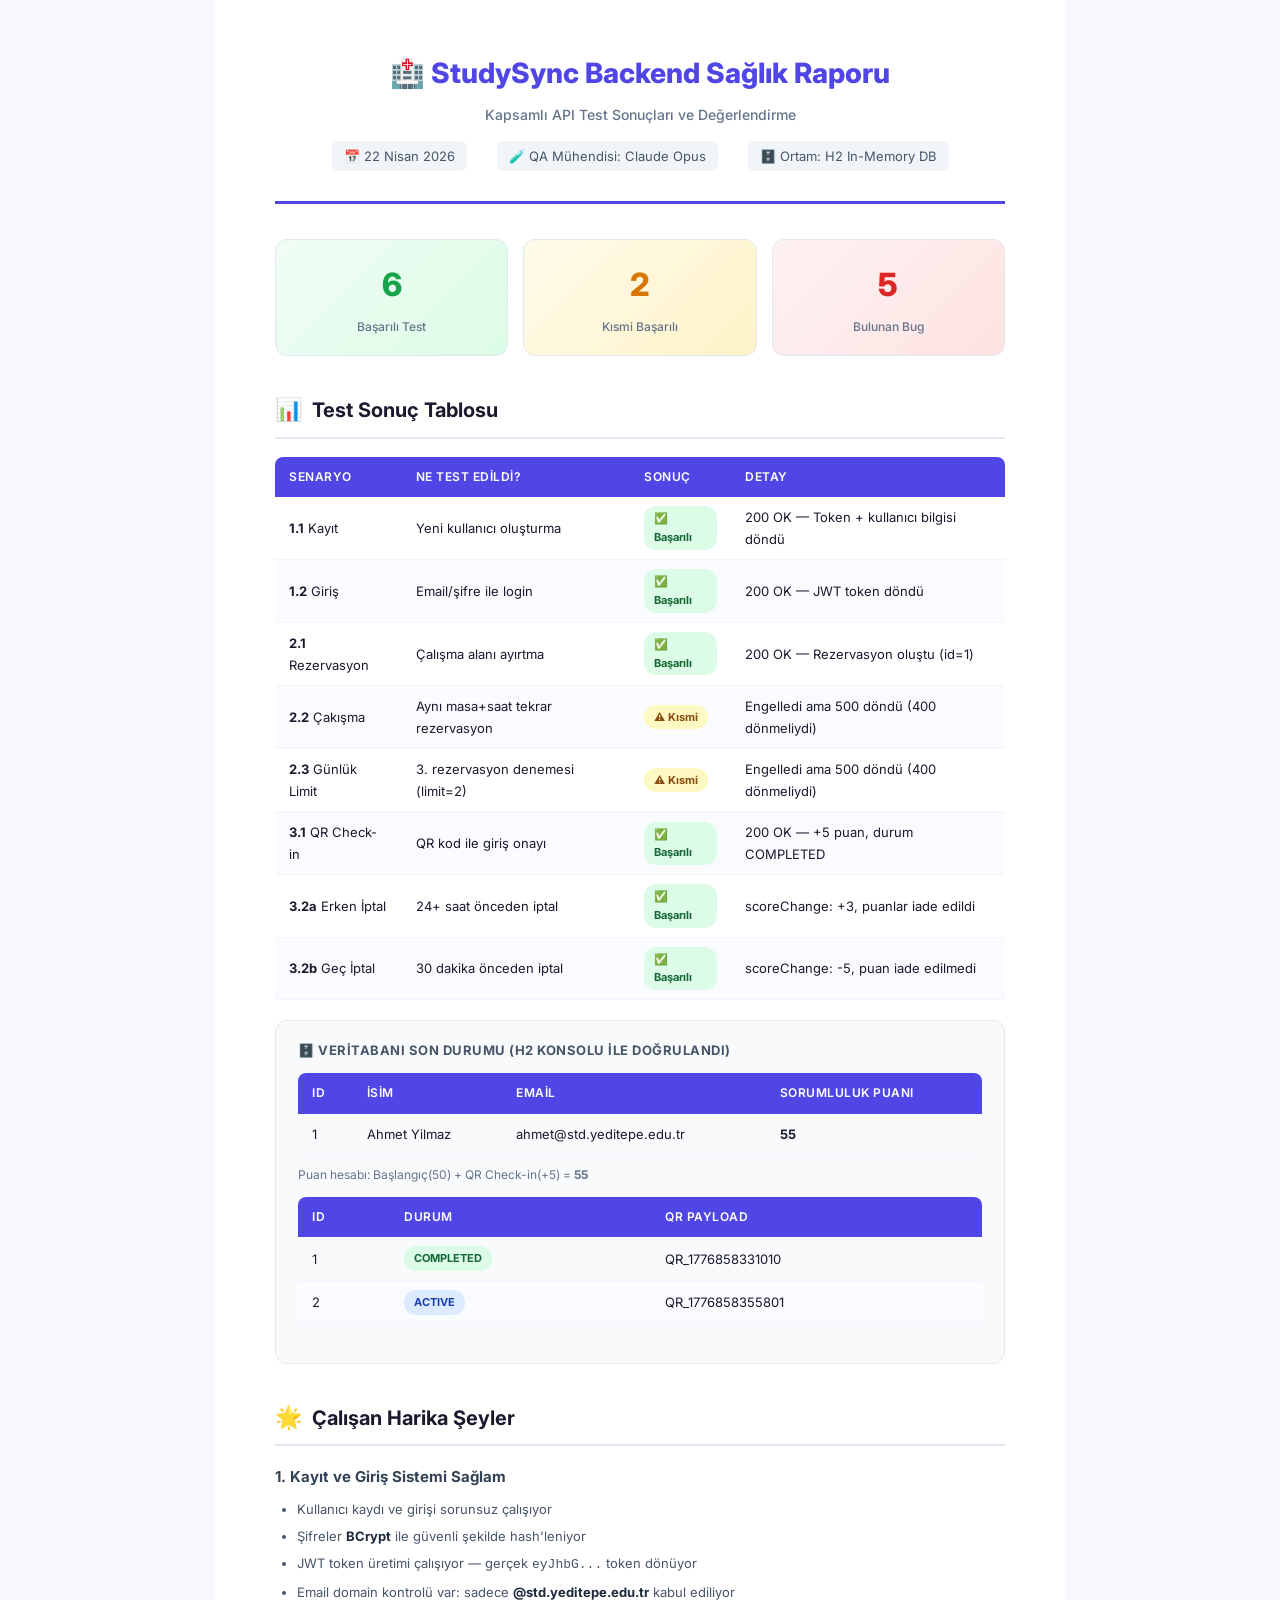
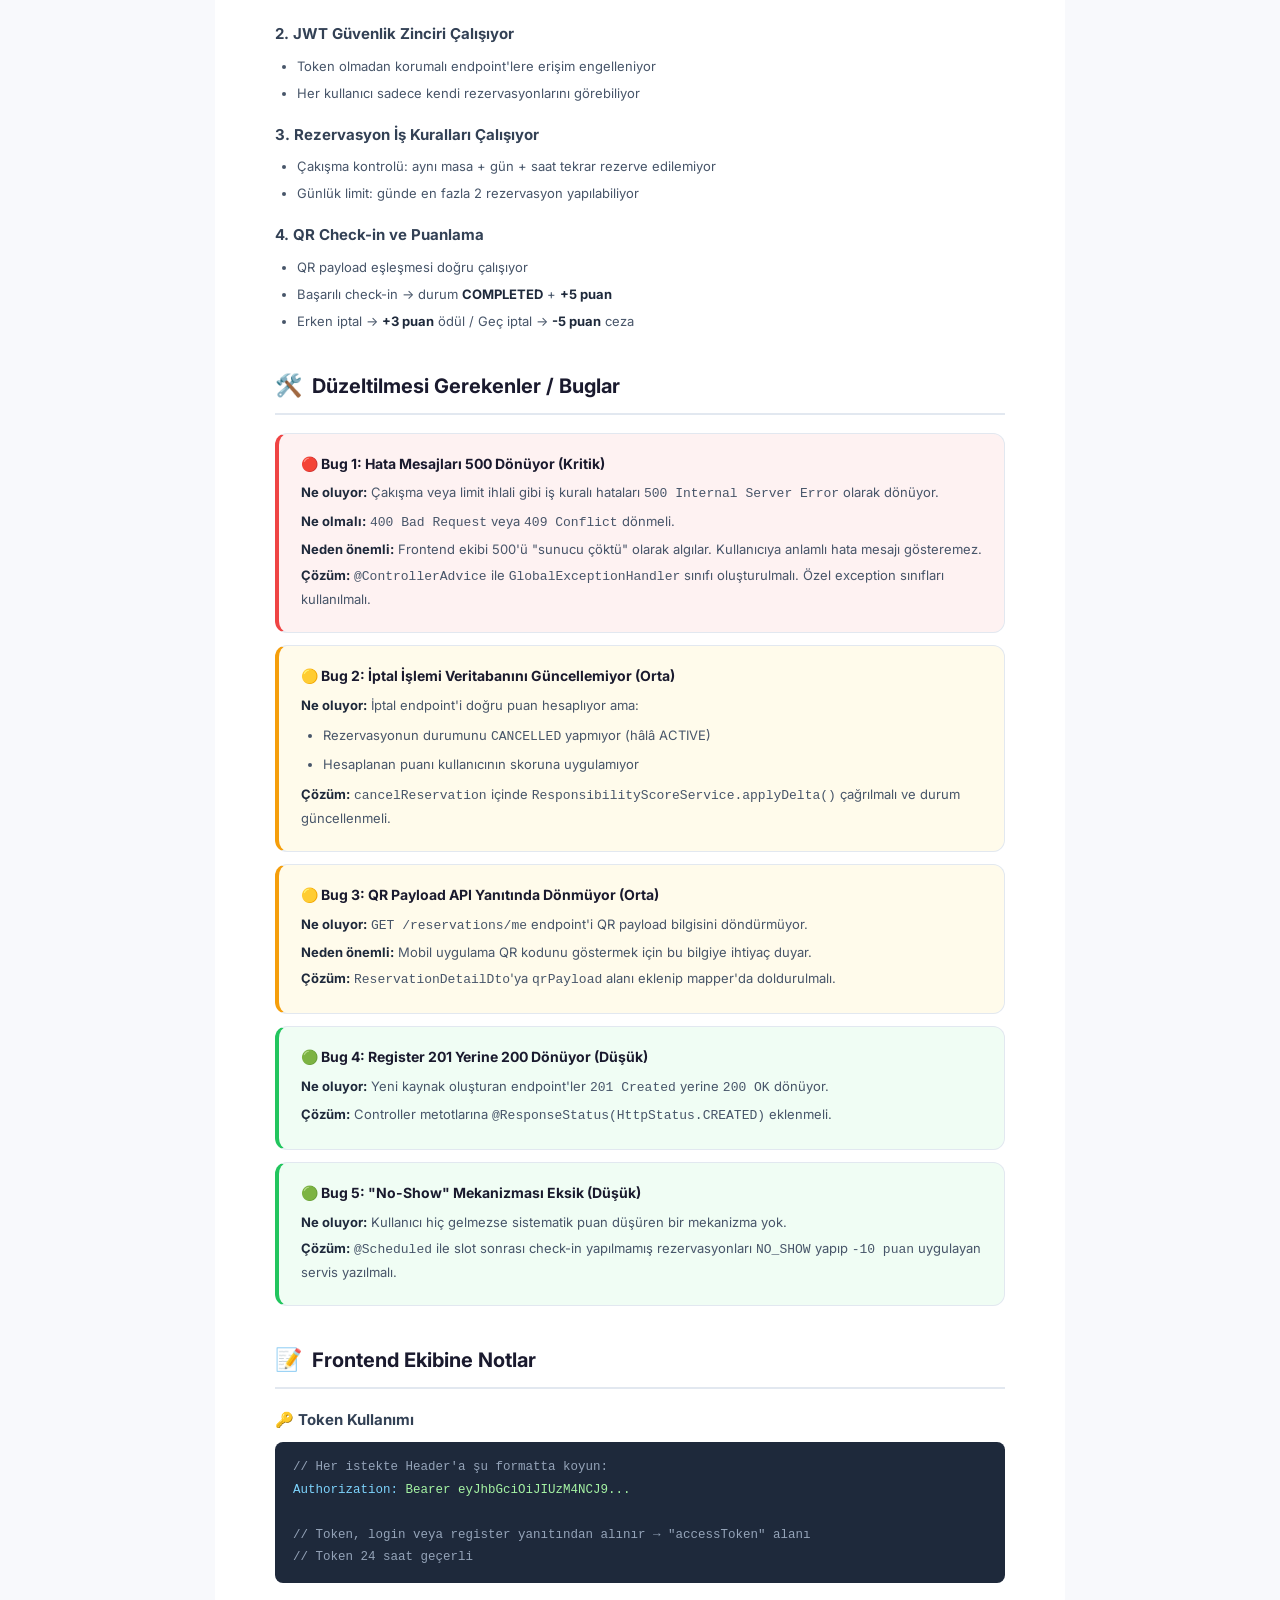
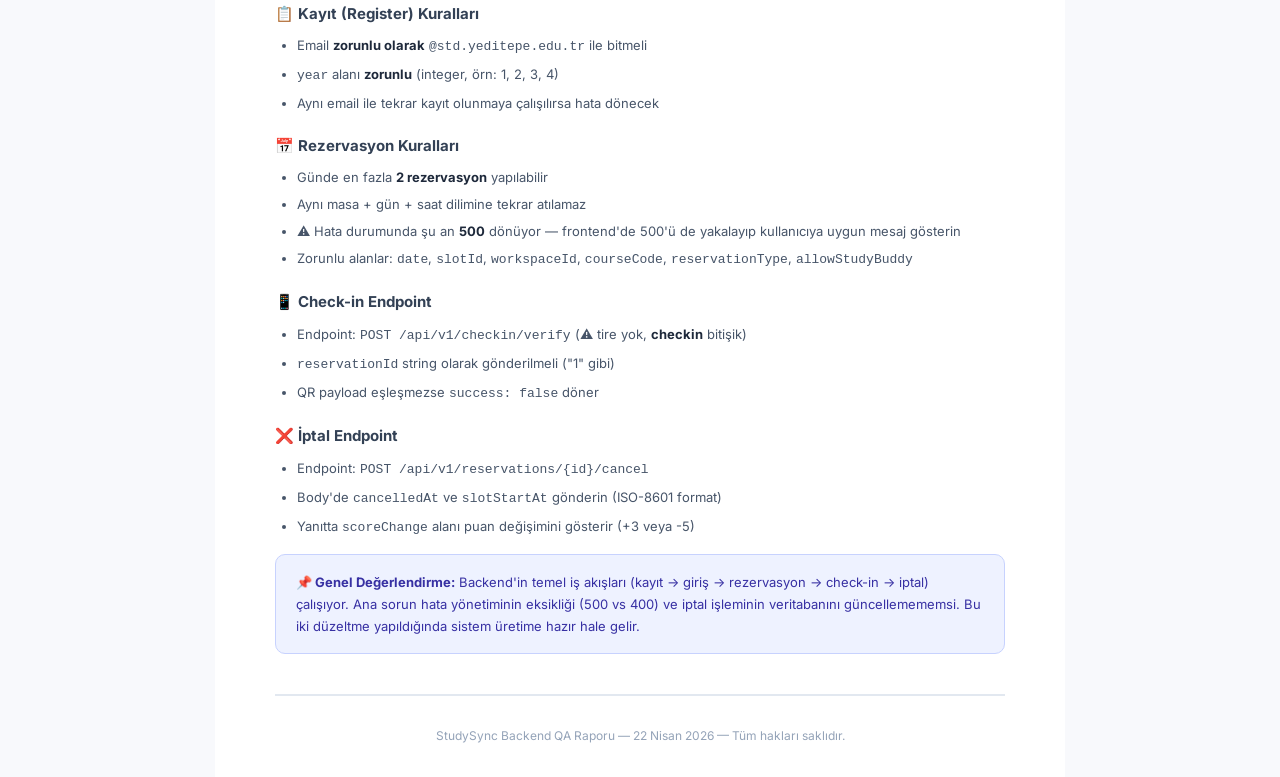
<file: backend_saglik_raporu.html>
<!DOCTYPE html>
<html lang="tr">
<head>
<meta charset="UTF-8">
<title>StudySync Backend Sağlık Raporu</title>
<style>
  @import url('https://fonts.googleapis.com/css2?family=Inter:wght@400;500;600;700;800&display=swap');

  * { margin: 0; padding: 0; box-sizing: border-box; }

  body {
    font-family: 'Inter', -apple-system, sans-serif;
    background: #f8f9fc;
    color: #1a1a2e;
    line-height: 1.7;
    padding: 0;
  }

  .page {
    max-width: 850px;
    margin: 0 auto;
    background: #fff;
    padding: 50px 60px;
  }

  /* Header */
  .header {
    text-align: center;
    padding-bottom: 30px;
    border-bottom: 3px solid #4f46e5;
    margin-bottom: 35px;
  }
  .header h1 {
    font-size: 28px;
    font-weight: 800;
    color: #4f46e5;
    margin-bottom: 5px;
  }
  .header .subtitle {
    font-size: 14px;
    color: #64748b;
    font-weight: 500;
  }
  .meta-row {
    display: flex;
    justify-content: center;
    gap: 30px;
    margin-top: 15px;
    font-size: 13px;
    color: #475569;
  }
  .meta-row span { background: #f1f5f9; padding: 4px 12px; border-radius: 6px; }

  /* Section titles */
  h2 {
    font-size: 20px;
    font-weight: 700;
    margin: 35px 0 18px 0;
    padding-bottom: 8px;
    border-bottom: 2px solid #e2e8f0;
    display: flex;
    align-items: center;
    gap: 10px;
  }
  h2 .icon { font-size: 22px; }

  h3 {
    font-size: 15px;
    font-weight: 700;
    color: #334155;
    margin: 18px 0 8px 0;
  }

  /* Tables */
  table {
    width: 100%;
    border-collapse: collapse;
    margin: 12px 0 20px 0;
    font-size: 13px;
  }
  thead th {
    background: #4f46e5;
    color: #fff;
    padding: 10px 14px;
    text-align: left;
    font-weight: 600;
    font-size: 12px;
    text-transform: uppercase;
    letter-spacing: 0.5px;
  }
  thead th:first-child { border-radius: 8px 0 0 0; }
  thead th:last-child { border-radius: 0 8px 0 0; }
  tbody td {
    padding: 9px 14px;
    border-bottom: 1px solid #f1f5f9;
  }
  tbody tr:nth-child(even) { background: #fafbff; }
  tbody tr:hover { background: #f0f0ff; }

  .badge {
    display: inline-block;
    padding: 3px 10px;
    border-radius: 12px;
    font-size: 11px;
    font-weight: 700;
  }
  .badge-success { background: #dcfce7; color: #166534; }
  .badge-warning { background: #fef9c3; color: #854d0e; }
  .badge-error { background: #fee2e2; color: #991b1b; }

  /* Cards */
  .card {
    border: 1px solid #e2e8f0;
    border-radius: 12px;
    padding: 18px 22px;
    margin: 12px 0;
    background: #fff;
  }
  .card-red { border-left: 4px solid #ef4444; background: #fef2f2; }
  .card-yellow { border-left: 4px solid #f59e0b; background: #fffbeb; }
  .card-green { border-left: 4px solid #22c55e; background: #f0fdf4; }

  .card-title {
    font-size: 14px;
    font-weight: 700;
    margin-bottom: 6px;
  }
  .card p {
    font-size: 13px;
    color: #475569;
    margin: 4px 0;
  }
  .card strong { color: #1e293b; }

  /* Stats bar */
  .stats-bar {
    display: flex;
    gap: 15px;
    margin: 20px 0;
  }
  .stat-box {
    flex: 1;
    text-align: center;
    padding: 18px 10px;
    border-radius: 12px;
    border: 1px solid #e2e8f0;
  }
  .stat-box .number { font-size: 32px; font-weight: 800; }
  .stat-box .label { font-size: 12px; color: #64748b; font-weight: 500; margin-top: 4px; }
  .stat-green { background: linear-gradient(135deg, #f0fdf4, #dcfce7); }
  .stat-green .number { color: #16a34a; }
  .stat-yellow { background: linear-gradient(135deg, #fffbeb, #fef3c7); }
  .stat-yellow .number { color: #d97706; }
  .stat-red { background: linear-gradient(135deg, #fef2f2, #fee2e2); }
  .stat-red .number { color: #dc2626; }

  /* DB section */
  .db-section {
    background: #f8fafc;
    border-radius: 12px;
    padding: 18px 22px;
    margin: 15px 0;
    border: 1px solid #e2e8f0;
  }
  .db-section h4 {
    font-size: 13px;
    font-weight: 700;
    color: #475569;
    margin-bottom: 10px;
    text-transform: uppercase;
    letter-spacing: 0.5px;
  }

  /* Code */
  .code-block {
    background: #1e293b;
    color: #e2e8f0;
    padding: 14px 18px;
    border-radius: 8px;
    font-family: 'Consolas', 'Monaco', monospace;
    font-size: 12.5px;
    margin: 10px 0;
    line-height: 1.8;
    overflow-x: auto;
  }
  .code-block .comment { color: #94a3b8; }
  .code-block .key { color: #7dd3fc; }
  .code-block .val { color: #a5f3a3; }

  /* List items */
  ul { padding-left: 22px; margin: 8px 0; }
  li { font-size: 13px; margin: 5px 0; color: #475569; }
  li strong { color: #1e293b; }

  /* Note box */
  .note-box {
    background: #eef2ff;
    border: 1px solid #c7d2fe;
    border-radius: 10px;
    padding: 16px 20px;
    margin: 15px 0;
    font-size: 13px;
    color: #3730a3;
  }

  /* Footer */
  .footer {
    text-align: center;
    padding-top: 30px;
    margin-top: 40px;
    border-top: 2px solid #e2e8f0;
    font-size: 12px;
    color: #94a3b8;
  }

  /* Print styles */
  @media print {
    body { background: #fff; }
    .page { padding: 30px 40px; box-shadow: none; }
    .card:hover, tbody tr:hover { background: inherit; }
    @page { margin: 15mm; size: A4; }
  }
</style>
</head>
<body>

<div class="page">

  <!-- HEADER -->
  <div class="header">
    <h1>🏥 StudySync Backend Sağlık Raporu</h1>
    <div class="subtitle">Kapsamlı API Test Sonuçları ve Değerlendirme</div>
    <div class="meta-row">
      <span>📅 22 Nisan 2026</span>
      <span>🧪 QA Mühendisi: Claude Opus</span>
      <span>🗄️ Ortam: H2 In-Memory DB</span>
    </div>
  </div>

  <!-- STATS -->
  <div class="stats-bar">
    <div class="stat-box stat-green">
      <div class="number">6</div>
      <div class="label">Başarılı Test</div>
    </div>
    <div class="stat-box stat-yellow">
      <div class="number">2</div>
      <div class="label">Kısmi Başarılı</div>
    </div>
    <div class="stat-box stat-red">
      <div class="number">5</div>
      <div class="label">Bulunan Bug</div>
    </div>
  </div>

  <!-- TEST SONUÇLARI -->
  <h2><span class="icon">📊</span> Test Sonuç Tablosu</h2>
  <table>
    <thead>
      <tr>
        <th>Senaryo</th>
        <th>Ne Test Edildi?</th>
        <th>Sonuç</th>
        <th>Detay</th>
      </tr>
    </thead>
    <tbody>
      <tr>
        <td><strong>1.1</strong> Kayıt</td>
        <td>Yeni kullanıcı oluşturma</td>
        <td><span class="badge badge-success">✅ Başarılı</span></td>
        <td>200 OK — Token + kullanıcı bilgisi döndü</td>
      </tr>
      <tr>
        <td><strong>1.2</strong> Giriş</td>
        <td>Email/şifre ile login</td>
        <td><span class="badge badge-success">✅ Başarılı</span></td>
        <td>200 OK — JWT token döndü</td>
      </tr>
      <tr>
        <td><strong>2.1</strong> Rezervasyon</td>
        <td>Çalışma alanı ayırtma</td>
        <td><span class="badge badge-success">✅ Başarılı</span></td>
        <td>200 OK — Rezervasyon oluştu (id=1)</td>
      </tr>
      <tr>
        <td><strong>2.2</strong> Çakışma</td>
        <td>Aynı masa+saat tekrar rezervasyon</td>
        <td><span class="badge badge-warning">⚠️ Kısmi</span></td>
        <td>Engelledi ama 500 döndü (400 dönmeliydi)</td>
      </tr>
      <tr>
        <td><strong>2.3</strong> Günlük Limit</td>
        <td>3. rezervasyon denemesi (limit=2)</td>
        <td><span class="badge badge-warning">⚠️ Kısmi</span></td>
        <td>Engelledi ama 500 döndü (400 dönmeliydi)</td>
      </tr>
      <tr>
        <td><strong>3.1</strong> QR Check-in</td>
        <td>QR kod ile giriş onayı</td>
        <td><span class="badge badge-success">✅ Başarılı</span></td>
        <td>200 OK — +5 puan, durum COMPLETED</td>
      </tr>
      <tr>
        <td><strong>3.2a</strong> Erken İptal</td>
        <td>24+ saat önceden iptal</td>
        <td><span class="badge badge-success">✅ Başarılı</span></td>
        <td>scoreChange: +3, puanlar iade edildi</td>
      </tr>
      <tr>
        <td><strong>3.2b</strong> Geç İptal</td>
        <td>30 dakika önceden iptal</td>
        <td><span class="badge badge-success">✅ Başarılı</span></td>
        <td>scoreChange: -5, puan iade edilmedi</td>
      </tr>
    </tbody>
  </table>

  <!-- VERİTABANI DURUMU -->
  <div class="db-section">
    <h4>🗄️ Veritabanı Son Durumu (H2 Konsolu ile doğrulandı)</h4>
    <table>
      <thead><tr><th>ID</th><th>İsim</th><th>Email</th><th>Sorumluluk Puanı</th></tr></thead>
      <tbody><tr><td>1</td><td>Ahmet Yilmaz</td><td>ahmet@std.yeditepe.edu.tr</td><td><strong>55</strong></td></tr></tbody>
    </table>
    <p style="font-size:12px; color:#64748b; margin-top:-10px;">Puan hesabı: Başlangıç(50) + QR Check-in(+5) = <strong>55</strong></p>
    <table>
      <thead><tr><th>ID</th><th>Durum</th><th>QR Payload</th></tr></thead>
      <tbody>
        <tr><td>1</td><td><span class="badge badge-success">COMPLETED</span></td><td>QR_1776858331010</td></tr>
        <tr><td>2</td><td><span class="badge" style="background:#dbeafe;color:#1e40af;">ACTIVE</span></td><td>QR_1776858355801</td></tr>
      </tbody>
    </table>
  </div>

  <!-- ÇALIŞAN ŞEYLER -->
  <h2><span class="icon">🌟</span> Çalışan Harika Şeyler</h2>

  <h3>1. Kayıt ve Giriş Sistemi Sağlam</h3>
  <ul>
    <li>Kullanıcı kaydı ve girişi sorunsuz çalışıyor</li>
    <li>Şifreler <strong>BCrypt</strong> ile güvenli şekilde hash'leniyor</li>
    <li>JWT token üretimi çalışıyor — gerçek <code>eyJhbG...</code> token dönüyor</li>
    <li>Email domain kontrolü var: sadece <strong>@std.yeditepe.edu.tr</strong> kabul ediliyor</li>
  </ul>

  <h3>2. JWT Güvenlik Zinciri Çalışıyor</h3>
  <ul>
    <li>Token olmadan korumalı endpoint'lere erişim engelleniyor</li>
    <li>Her kullanıcı sadece kendi rezervasyonlarını görebiliyor</li>
  </ul>

  <h3>3. Rezervasyon İş Kuralları Çalışıyor</h3>
  <ul>
    <li>Çakışma kontrolü: aynı masa + gün + saat tekrar rezerve edilemiyor</li>
    <li>Günlük limit: günde en fazla 2 rezervasyon yapılabiliyor</li>
  </ul>

  <h3>4. QR Check-in ve Puanlama</h3>
  <ul>
    <li>QR payload eşleşmesi doğru çalışıyor</li>
    <li>Başarılı check-in → durum <strong>COMPLETED</strong> + <strong>+5 puan</strong></li>
    <li>Erken iptal → <strong>+3 puan</strong> ödül / Geç iptal → <strong>-5 puan</strong> ceza</li>
  </ul>

  <!-- BUGLAR -->
  <h2><span class="icon">🛠️</span> Düzeltilmesi Gerekenler / Buglar</h2>

  <div class="card card-red">
    <div class="card-title">🔴 Bug 1: Hata Mesajları 500 Dönüyor (Kritik)</div>
    <p><strong>Ne oluyor:</strong> Çakışma veya limit ihlali gibi iş kuralı hataları <code>500 Internal Server Error</code> olarak dönüyor.</p>
    <p><strong>Ne olmalı:</strong> <code>400 Bad Request</code> veya <code>409 Conflict</code> dönmeli.</p>
    <p><strong>Neden önemli:</strong> Frontend ekibi 500'ü "sunucu çöktü" olarak algılar. Kullanıcıya anlamlı hata mesajı gösteremez.</p>
    <p><strong>Çözüm:</strong> <code>@ControllerAdvice</code> ile <code>GlobalExceptionHandler</code> sınıfı oluşturulmalı. Özel exception sınıfları kullanılmalı.</p>
  </div>

  <div class="card card-yellow">
    <div class="card-title">🟡 Bug 2: İptal İşlemi Veritabanını Güncellemiyor (Orta)</div>
    <p><strong>Ne oluyor:</strong> İptal endpoint'i doğru puan hesaplıyor ama:</p>
    <ul>
      <li>Rezervasyonun durumunu <code>CANCELLED</code> yapmıyor (hâlâ ACTIVE)</li>
      <li>Hesaplanan puanı kullanıcının skoruna uygulamıyor</li>
    </ul>
    <p><strong>Çözüm:</strong> <code>cancelReservation</code> içinde <code>ResponsibilityScoreService.applyDelta()</code> çağrılmalı ve durum güncellenmeli.</p>
  </div>

  <div class="card card-yellow">
    <div class="card-title">🟡 Bug 3: QR Payload API Yanıtında Dönmüyor (Orta)</div>
    <p><strong>Ne oluyor:</strong> <code>GET /reservations/me</code> endpoint'i QR payload bilgisini döndürmüyor.</p>
    <p><strong>Neden önemli:</strong> Mobil uygulama QR kodunu göstermek için bu bilgiye ihtiyaç duyar.</p>
    <p><strong>Çözüm:</strong> <code>ReservationDetailDto</code>'ya <code>qrPayload</code> alanı eklenip mapper'da doldurulmalı.</p>
  </div>

  <div class="card card-green">
    <div class="card-title">🟢 Bug 4: Register 201 Yerine 200 Dönüyor (Düşük)</div>
    <p><strong>Ne oluyor:</strong> Yeni kaynak oluşturan endpoint'ler <code>201 Created</code> yerine <code>200 OK</code> dönüyor.</p>
    <p><strong>Çözüm:</strong> Controller metotlarına <code>@ResponseStatus(HttpStatus.CREATED)</code> eklenmeli.</p>
  </div>

  <div class="card card-green">
    <div class="card-title">🟢 Bug 5: "No-Show" Mekanizması Eksik (Düşük)</div>
    <p><strong>Ne oluyor:</strong> Kullanıcı hiç gelmezse sistematik puan düşüren bir mekanizma yok.</p>
    <p><strong>Çözüm:</strong> <code>@Scheduled</code> ile slot sonrası check-in yapılmamış rezervasyonları <code>NO_SHOW</code> yapıp <code>-10 puan</code> uygulayan servis yazılmalı.</p>
  </div>

  <!-- FRONTEND NOTLARI -->
  <h2><span class="icon">📝</span> Frontend Ekibine Notlar</h2>

  <h3>🔑 Token Kullanımı</h3>
  <div class="code-block">
    <span class="comment">// Her istekte Header'a şu formatta koyun:</span><br>
    <span class="key">Authorization:</span> <span class="val">Bearer eyJhbGciOiJIUzM4NCJ9...</span><br><br>
    <span class="comment">// Token, login veya register yanıtından alınır → "accessToken" alanı</span><br>
    <span class="comment">// Token 24 saat geçerli</span>
  </div>

  <h3>📋 Kayıt (Register) Kuralları</h3>
  <ul>
    <li>Email <strong>zorunlu olarak</strong> <code>@std.yeditepe.edu.tr</code> ile bitmeli</li>
    <li><code>year</code> alanı <strong>zorunlu</strong> (integer, örn: 1, 2, 3, 4)</li>
    <li>Aynı email ile tekrar kayıt olunmaya çalışılırsa hata dönecek</li>
  </ul>

  <h3>📅 Rezervasyon Kuralları</h3>
  <ul>
    <li>Günde en fazla <strong>2 rezervasyon</strong> yapılabilir</li>
    <li>Aynı masa + gün + saat dilimine tekrar atılamaz</li>
    <li>⚠️ Hata durumunda şu an <strong>500</strong> dönüyor — frontend'de 500'ü de yakalayıp kullanıcıya uygun mesaj gösterin</li>
    <li>Zorunlu alanlar: <code>date</code>, <code>slotId</code>, <code>workspaceId</code>, <code>courseCode</code>, <code>reservationType</code>, <code>allowStudyBuddy</code></li>
  </ul>

  <h3>📱 Check-in Endpoint</h3>
  <ul>
    <li>Endpoint: <code>POST /api/v1/checkin/verify</code> (⚠️ tire yok, <strong>checkin</strong> bitişik)</li>
    <li><code>reservationId</code> string olarak gönderilmeli ("1" gibi)</li>
    <li>QR payload eşleşmezse <code>success: false</code> döner</li>
  </ul>

  <h3>❌ İptal Endpoint</h3>
  <ul>
    <li>Endpoint: <code>POST /api/v1/reservations/{id}/cancel</code></li>
    <li>Body'de <code>cancelledAt</code> ve <code>slotStartAt</code> gönderin (ISO-8601 format)</li>
    <li>Yanıtta <code>scoreChange</code> alanı puan değişimini gösterir (+3 veya -5)</li>
  </ul>

  <!-- SONUÇ -->
  <div class="note-box">
    <strong>📌 Genel Değerlendirme:</strong> Backend'in temel iş akışları (kayıt → giriş → rezervasyon → check-in → iptal) çalışıyor. 
    Ana sorun hata yönetiminin eksikliği (500 vs 400) ve iptal işleminin veritabanını güncellemememsi. 
    Bu iki düzeltme yapıldığında sistem üretime hazır hale gelir.
  </div>

  <!-- FOOTER -->
  <div class="footer">
    StudySync Backend QA Raporu — 22 Nisan 2026 — Tüm hakları saklıdır.
  </div>

</div>

</body>
</html>
</file>
